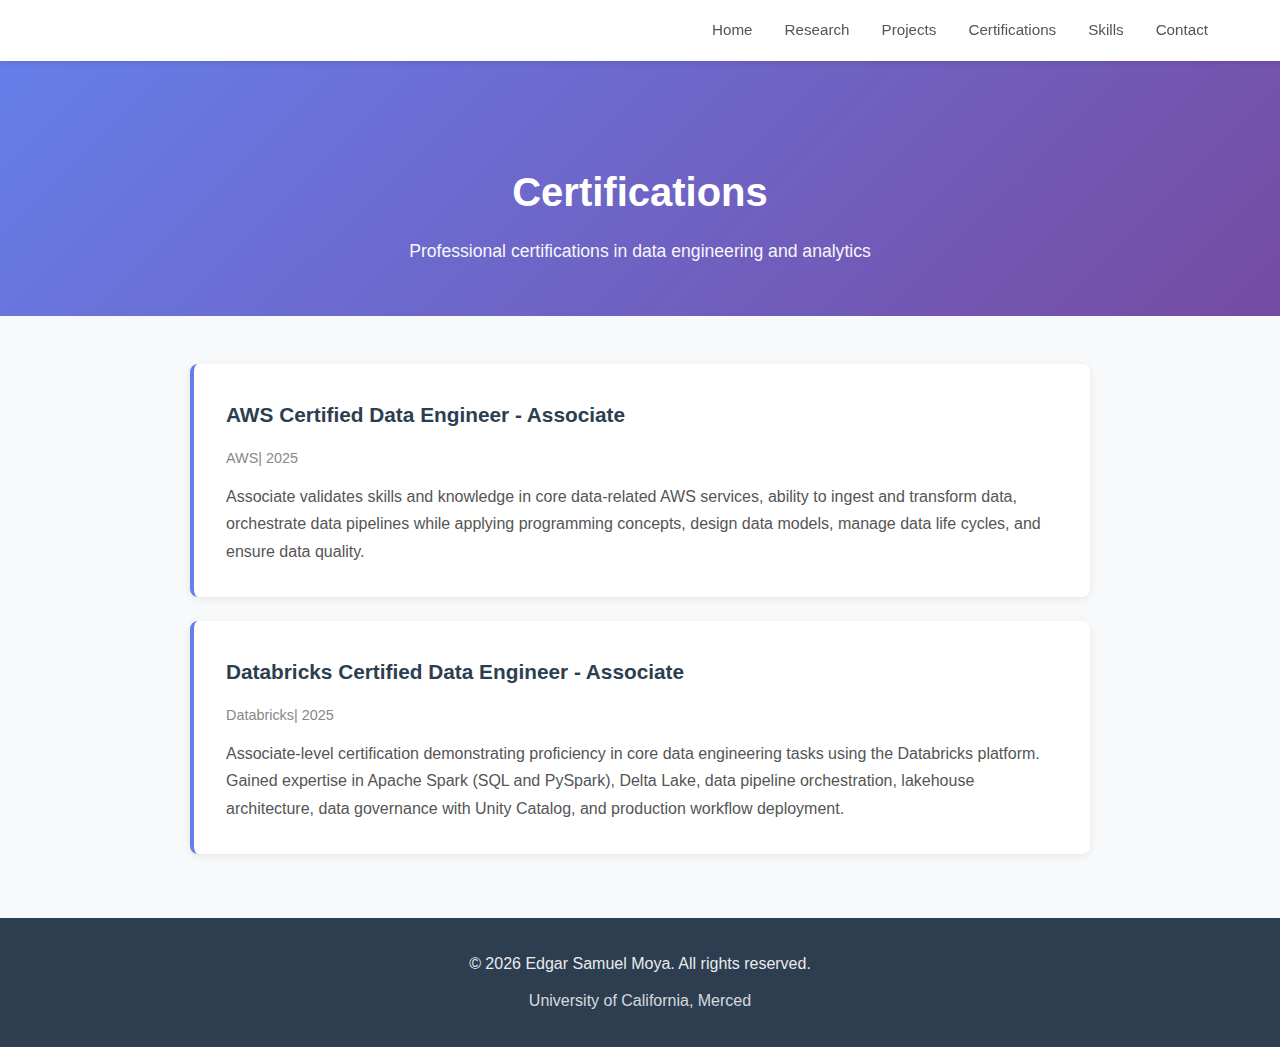
<file: certifications.html>
<!-- ==================== certifications.html ==================== -->
<!DOCTYPE html>
<html lang="en">
<head>
    <meta charset="UTF-8">
    <meta name="viewport" content="width=device-width, initial-scale=1.0">
    <title>Certifications - Edgar Samuel Moya</title>
    <link rel="stylesheet" href="styles.css">
</head>
<body>
    <!-- Navigation -->
    <nav>
        <div class="container">
            <div class="logo"></div>
            <button class="mobile-menu-btn" onclick="toggleMenu()">☰</button>
            <ul id="nav-menu">
                <li><a href="index.html">Home</a></li>
                <li><a href="research.html">Research</a></li>
                <li><a href="projects.html">Projects</a></li>
                <li><a href="certifications.html">Certifications</a></li>  
                <li><a href="skills.html">Skills</a></li>
                <li><a href="contact.html">Contact</a></li>
            </ul>
        </div>
    </nav>

    <!-- Page Header -->
    <div class="page-header">
        <h1>Certifications</h1>
        <p>Professional certifications in data engineering and analytics</p>
    </div>

    <!-- Certifications Content -->
    <section class="content-section">
        <div class="presentation-list">
        
            <div class="item-card">
                <h3>AWS Certified Data Engineer - Associate</h3>
                <p class="meta"> AWS| 2025 </p>
                <p>
                    Associate validates skills and knowledge in core data-related AWS services, ability to ingest and transform data, orchestrate data pipelines while applying programming concepts, design data models, manage data life cycles, and ensure data quality.
                </p>
            </div>
            
            <div class="item-card">
                <h3>Databricks Certified Data Engineer - Associate</h3>
                <p class="meta">Databricks| 2025</p>
                <p>
                Associate-level certification demonstrating proficiency in core data engineering tasks using the Databricks platform. Gained expertise in Apache Spark (SQL and PySpark), Delta Lake, data pipeline orchestration, lakehouse architecture, data governance with Unity Catalog, and production workflow deployment.
                </p>
            </div>


        </div>
    </section>

    <!-- Footer -->
    <footer>
        <p>© 2026 Edgar Samuel Moya. All rights reserved.</p>
        <p style="margin-top: 0.5rem; opacity: 0.8;">University of California, Merced</p>
    </footer>

    <script src="script.js"></script>
</body>
</html>
</file>
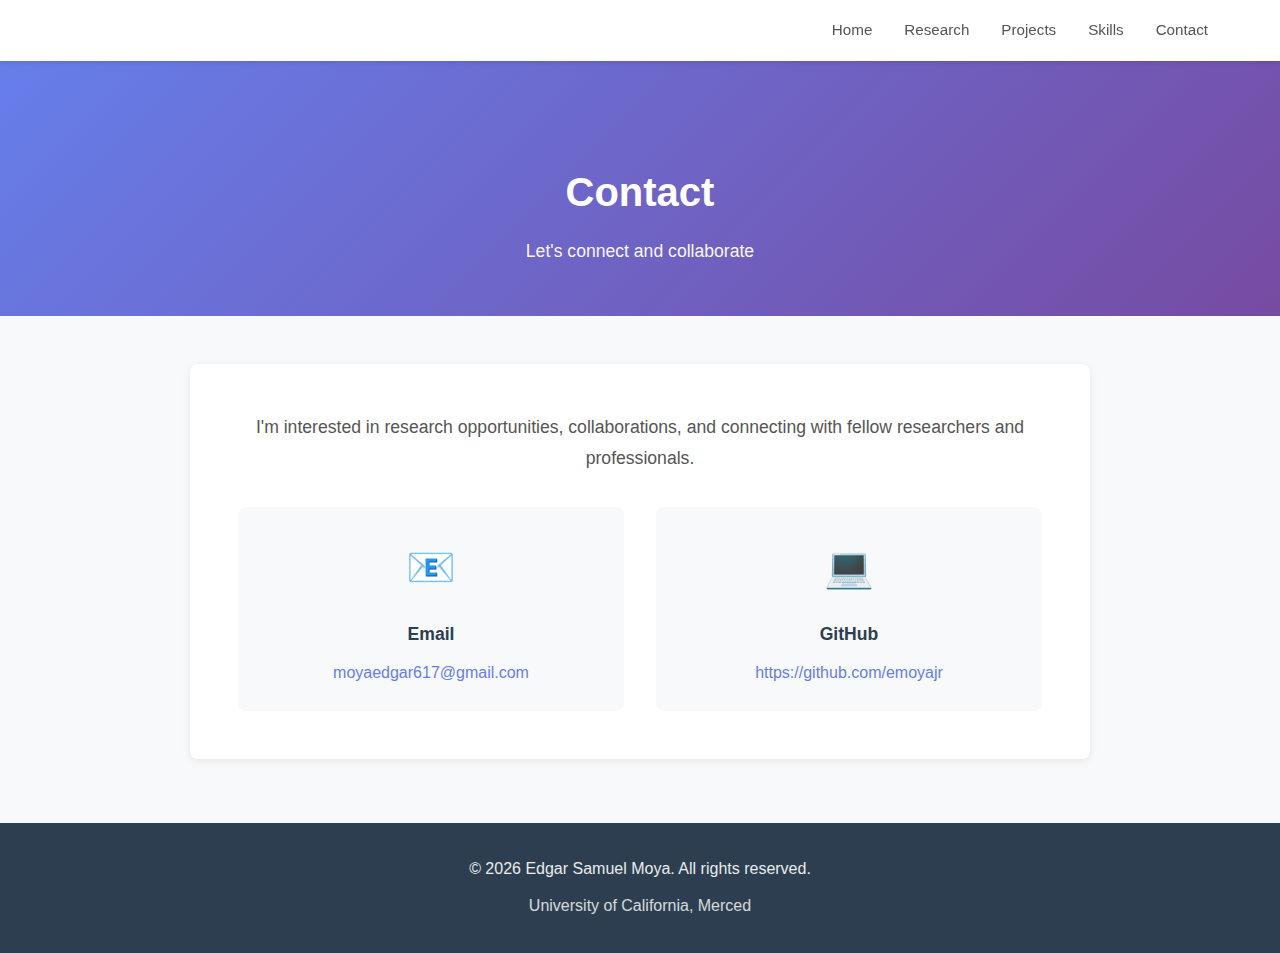
<file: contact.html>
<!-- ==================== contact.html ==================== -->
<!DOCTYPE html>
<html lang="en">
<head>
    <meta charset="UTF-8">
    <meta name="viewport" content="width=device-width, initial-scale=1.0">
    <title></title>
    <link rel="stylesheet" href="styles.css">
</head>
<body>
    <!-- Navigation -->
    <nav>
        <div class="container">
            <div class="logo"></div>
            <button class="mobile-menu-btn" onclick="toggleMenu()">☰</button>
            <ul id="nav-menu">
                <li><a href="index.html">Home</a></li>
                <li><a href="research.html">Research</a></li>
                <li><a href="projects.html">Projects</a></li>
              <!-- <li><a href="presentations.html">Presentations</a></li>  -->
                <li><a href="skills.html">Skills</a></li>
                <li><a href="contact.html">Contact</a></li>
            </ul>
        </div>
    </nav>

    <!-- Page Header -->
    <div class="page-header">
        <h1>Contact</h1>
        <p>Let's connect and collaborate</p>
    </div>

    <!-- Contact Content -->
    <section class="content-section">
        <div class="contact-container">
            <p style="text-align: center; margin-bottom: 2rem; color: #555; font-size: 1.1rem;">
                I'm interested in research opportunities, collaborations, and connecting with fellow researchers and professionals.
            </p>
            <div class="contact-grid">
                <div class="contact-item">
                    <div class="contact-item-icon">📧</div>
                    <h3>Email</h3>
                    <a href="mailto:your.email@example.com">moyaedgar617@gmail.com</a>
                </div>
                <!--<div class="contact-item">
                    <div class="contact-item-icon">💼</div>
                    <h3>LinkedIn</h3>
                    <a href="https://linkedin.com/in/yourprofile" target="_blank">linkedin.com/in/yourprofile</a>
                </div> -->
                <div class="contact-item">
                    <div class="contact-item-icon">💻</div>
                    <h3>GitHub</h3>
                    <a href="https://github.com/yourusername" target="_blank">https://github.com/emoyajr</a>
                </div>
            </div>
        </div>
    </section>

    <!-- Footer -->
    <footer>
        <p>© 2026 Edgar Samuel Moya. All rights reserved.</p>
        <p style="margin-top: 0.5rem; opacity: 0.8;">University of California, Merced</p>
    </footer>

    <script src="script.js"></script>
</body>
</html>
</file>
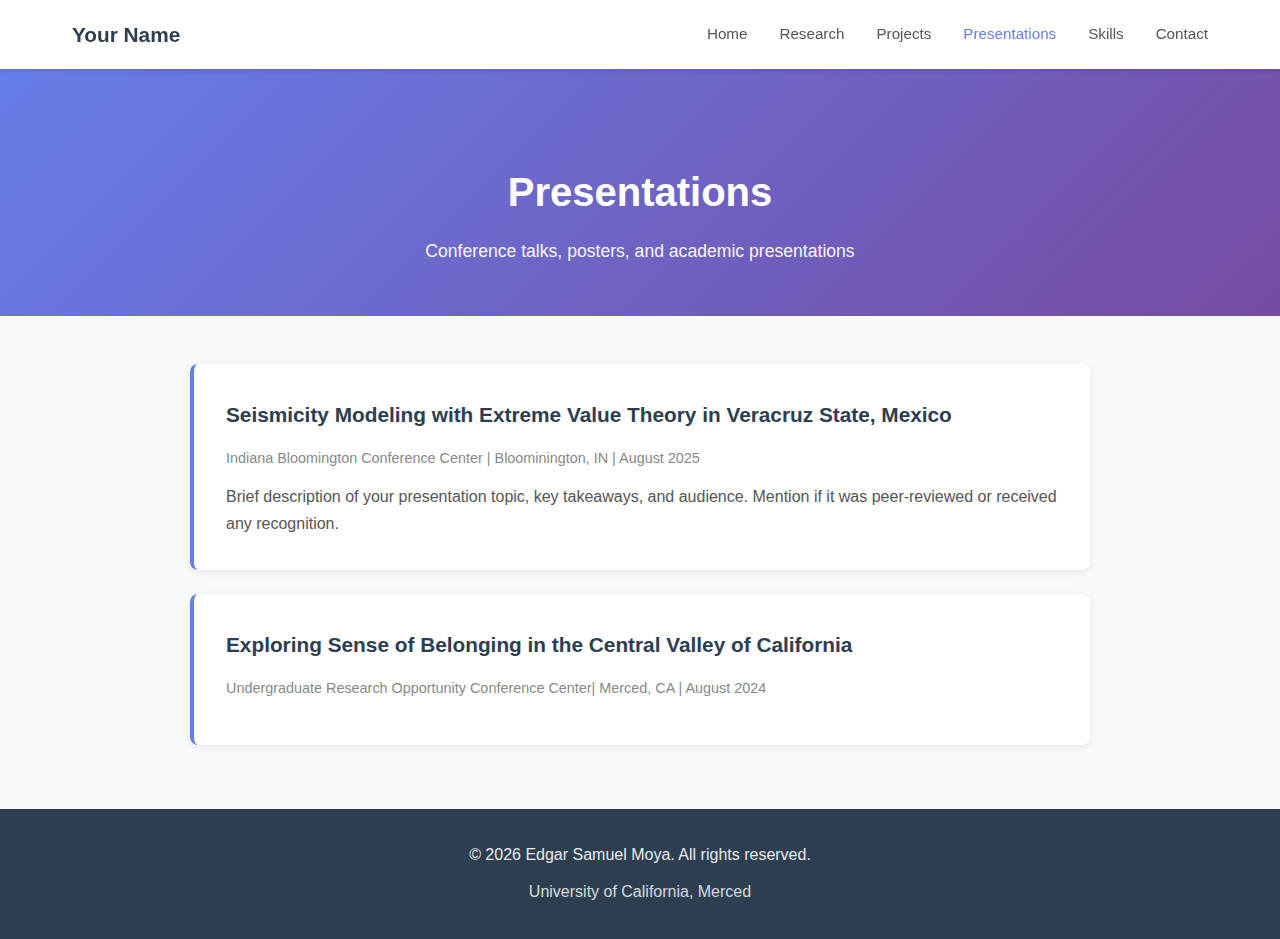
<file: presentations.html>
<!-- ==================== presentations.html ==================== -->
<!DOCTYPE html>
<html lang="en">
<head>
    <meta charset="UTF-8">
    <meta name="viewport" content="width=device-width, initial-scale=1.0">
    <title>Presentations - Your Name</title>
    <link rel="stylesheet" href="styles.css">
</head>
<body>
    <!-- Navigation -->
    <nav>
        <div class="container">
            <div class="logo">Your Name</div>
            <button class="mobile-menu-btn" onclick="toggleMenu()">☰</button>
            <ul id="nav-menu">
                <li><a href="index.html">Home</a></li>
                <li><a href="research.html">Research</a></li>
                <li><a href="projects.html">Projects</a></li>
                <li><a href="presentations.html" class="active">Presentations</a></li>
                <li><a href="skills.html">Skills</a></li>
                <li><a href="contact.html">Contact</a></li>
            </ul>
        </div>
    </nav>

    <!-- Page Header -->
    <div class="page-header">
        <h1>Presentations</h1>
        <p>Conference talks, posters, and academic presentations</p>
    </div>

    <!-- Presentations Content -->
    <section class="content-section">
        <div class="presentation-list">
            <div class="item-card">
                <h3>Seismicity Modeling with Extreme Value Theory in Veracruz State, Mexico </h3>
                <p class="meta">Indiana Bloomington Conference Center | Bloominington, IN | August 2025</p>
                <p>
                    Brief description of your presentation topic, key takeaways, and audience. 
                    Mention if it was peer-reviewed or received any recognition.
                </p>
            </div>
            <div class="item-card">
                <h3>Exploring Sense of Belonging in the Central Valley of California </h3>
                <p class="meta">Undergraduate Research Opportunity Conference Center| Merced, CA | August 2024</p>
                <p>
                    
                </p>
            </div>
        </div>
    </section>

    <!-- Footer -->
    <footer>
        <p>© 2026 Edgar Samuel Moya. All rights reserved.</p>
        <p style="margin-top: 0.5rem; opacity: 0.8;">University of California, Merced</p>
    </footer>

    <script src="script.js"></script>
</body>
</html>
</file>
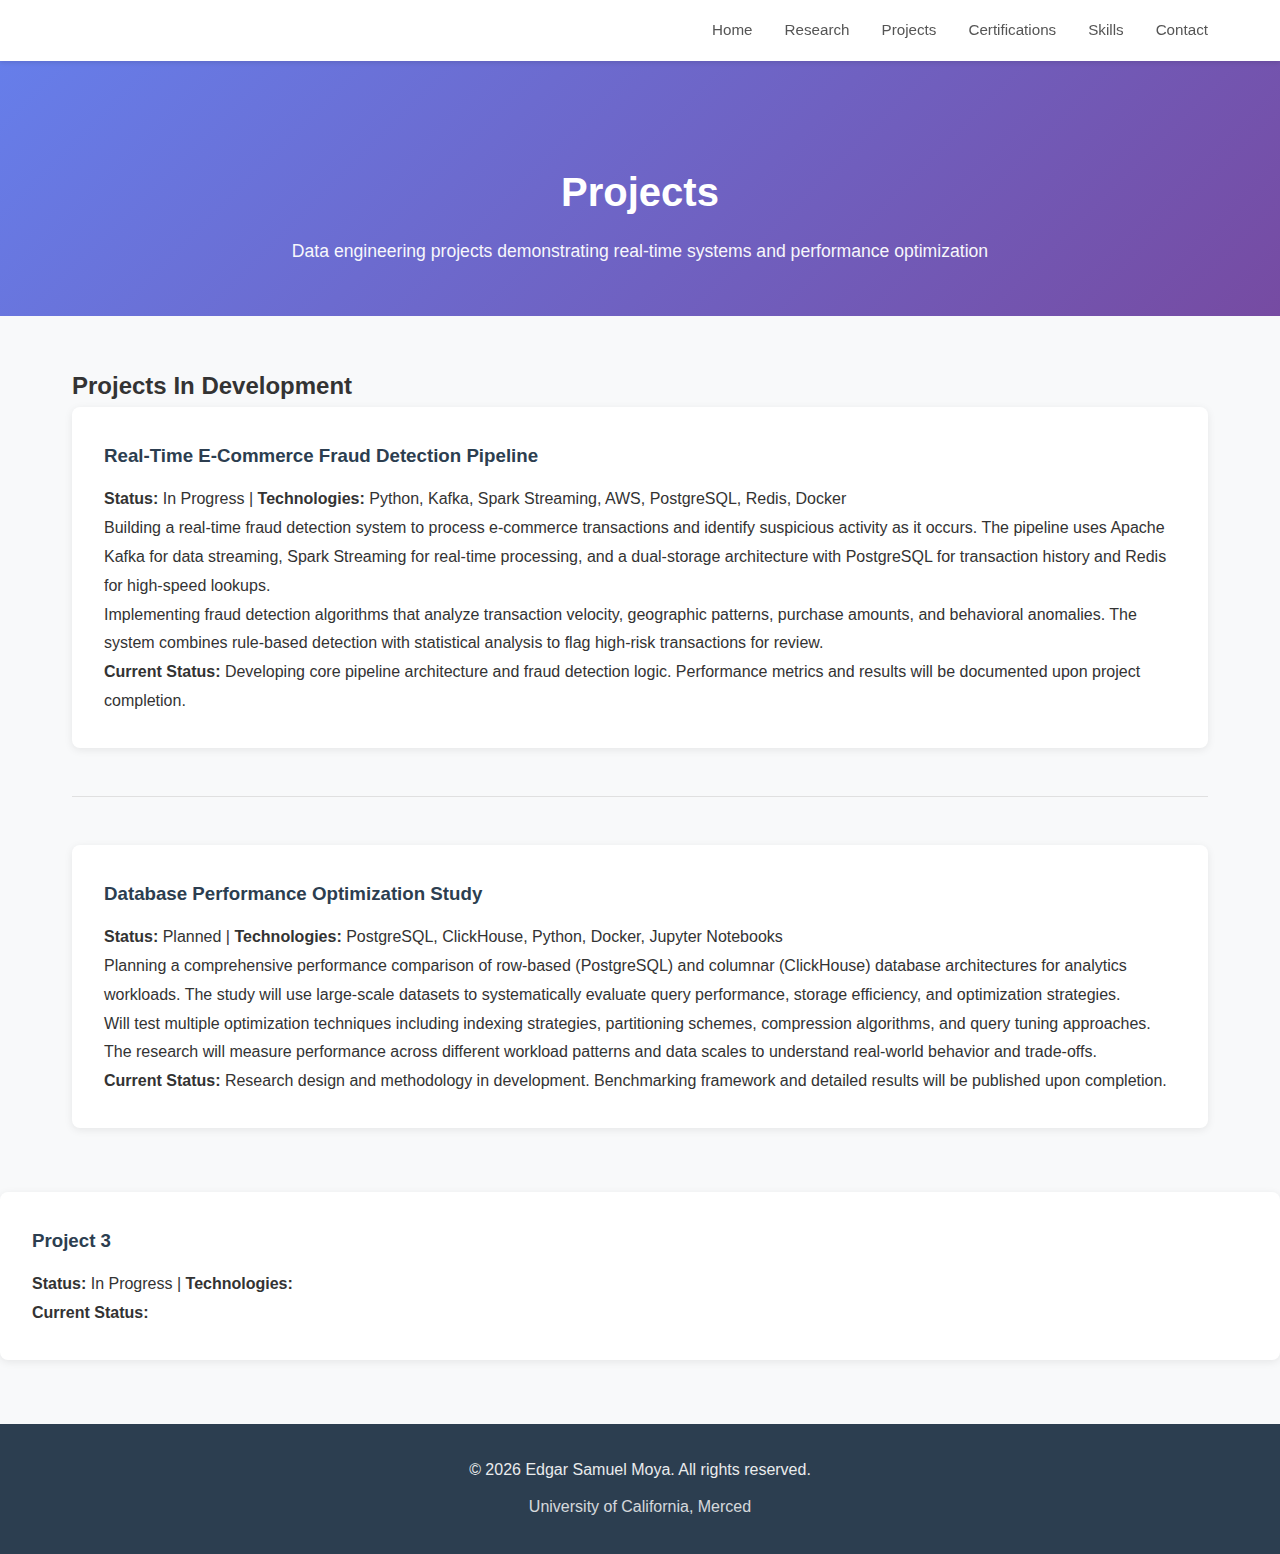
<file: projects.html>
<!DOCTYPE html>
<html lang="en">
<head>
    <meta charset="UTF-8">
    <meta name="viewport" content="width=device-width, initial-scale=1.0">
    <title>Projects - Edgar Samuel Moya</title>
    <link rel="stylesheet" href="styles.css">
</head>
<body>
    <!-- Navigation -->
    <nav>
        <div class="container">
            <div class="logo"></div>
            <button class="mobile-menu-btn" onclick="toggleMenu()">☰</button>
            <ul id="nav-menu">
                <li><a href="index.html">Home</a></li>
                <li><a href="research.html">Research</a></li>
                <li><a href="projects.html">Projects</a></li>
                <li><a href="certifications.html">Certifications</a></li>  
                <li><a href="skills.html">Skills</a></li>
                <li><a href="contact.html">Contact</a></li>
            </ul>
        </div>
    </nav>

    <!-- Page Header -->
    <div class="page-header">
        <h1>Projects</h1>
        <p>Data engineering projects demonstrating real-time systems and performance optimization</p>
    </div>

    <!-- Projects Content -->
    <section class="content-section">
        <h2>Projects In Development</h2>

        <!-- Project 1: Real-Time Fraud Detection -->
        <div class="project-card">
            <h3>Real-Time E-Commerce Fraud Detection Pipeline</h3>
            <p class="project-meta">
                <strong>Status:</strong> In Progress | 
                <strong>Technologies:</strong> Python, Kafka, Spark Streaming, AWS, PostgreSQL, Redis, Docker
            </p>
            
            <p>Building a real-time fraud detection system to process e-commerce transactions and identify suspicious activity as it occurs. The pipeline uses Apache Kafka for data streaming, Spark Streaming for real-time processing, and a dual-storage architecture with PostgreSQL for transaction history and Redis for high-speed lookups.</p>
            
            <p>Implementing fraud detection algorithms that analyze transaction velocity, geographic patterns, purchase amounts, and behavioral anomalies. The system combines rule-based detection with statistical analysis to flag high-risk transactions for review.</p>
            
            <p><strong>Current Status:</strong> Developing core pipeline architecture and fraud detection logic. Performance metrics and results will be documented upon project completion.</p>
        </div>

        <hr style="margin: 3rem 0; border: none; border-top: 1px solid #e0e0e0;">

        <!-- Project 2: Database Optimization Study -->
        <div class="project-card">
            <h3>Database Performance Optimization Study</h3>
            <p class="project-meta">
                <strong>Status:</strong> Planned | 
                <strong>Technologies:</strong> PostgreSQL, ClickHouse, Python, Docker, Jupyter Notebooks
            </p>
            
            <p>Planning a comprehensive performance comparison of row-based (PostgreSQL) and columnar (ClickHouse) database architectures for analytics workloads. The study will use large-scale datasets to systematically evaluate query performance, storage efficiency, and optimization strategies.</p>
            
            <p>Will test multiple optimization techniques including indexing strategies, partitioning schemes, compression algorithms, and query tuning approaches. The research will measure performance across different workload patterns and data scales to understand real-world behavior and trade-offs.</p>
            
            <p><strong>Current Status:</strong> Research design and methodology in development. Benchmarking framework and detailed results will be published upon completion.</p>
        </div>

    </section>
    <!-- Project 3: -->
        <div class="project-card">
            <h3>Project 3</h3>
            <p class="project-meta">
                <strong>Status:</strong> In Progress | 
                <strong>Technologies:</strong> 
            </p>
            
            <p> </p>
            
            <p> </p>
            
            <p><strong>Current Status:</strong></p>
        </div>

    <!-- Footer -->
    <footer>
        <p>© 2026 Edgar Samuel Moya. All rights reserved.</p>
        <p style="margin-top: 0.5rem; opacity: 0.8;">University of California, Merced</p>
    </footer>

    <script src="script.js"></script>
</body>
</html>
</file>
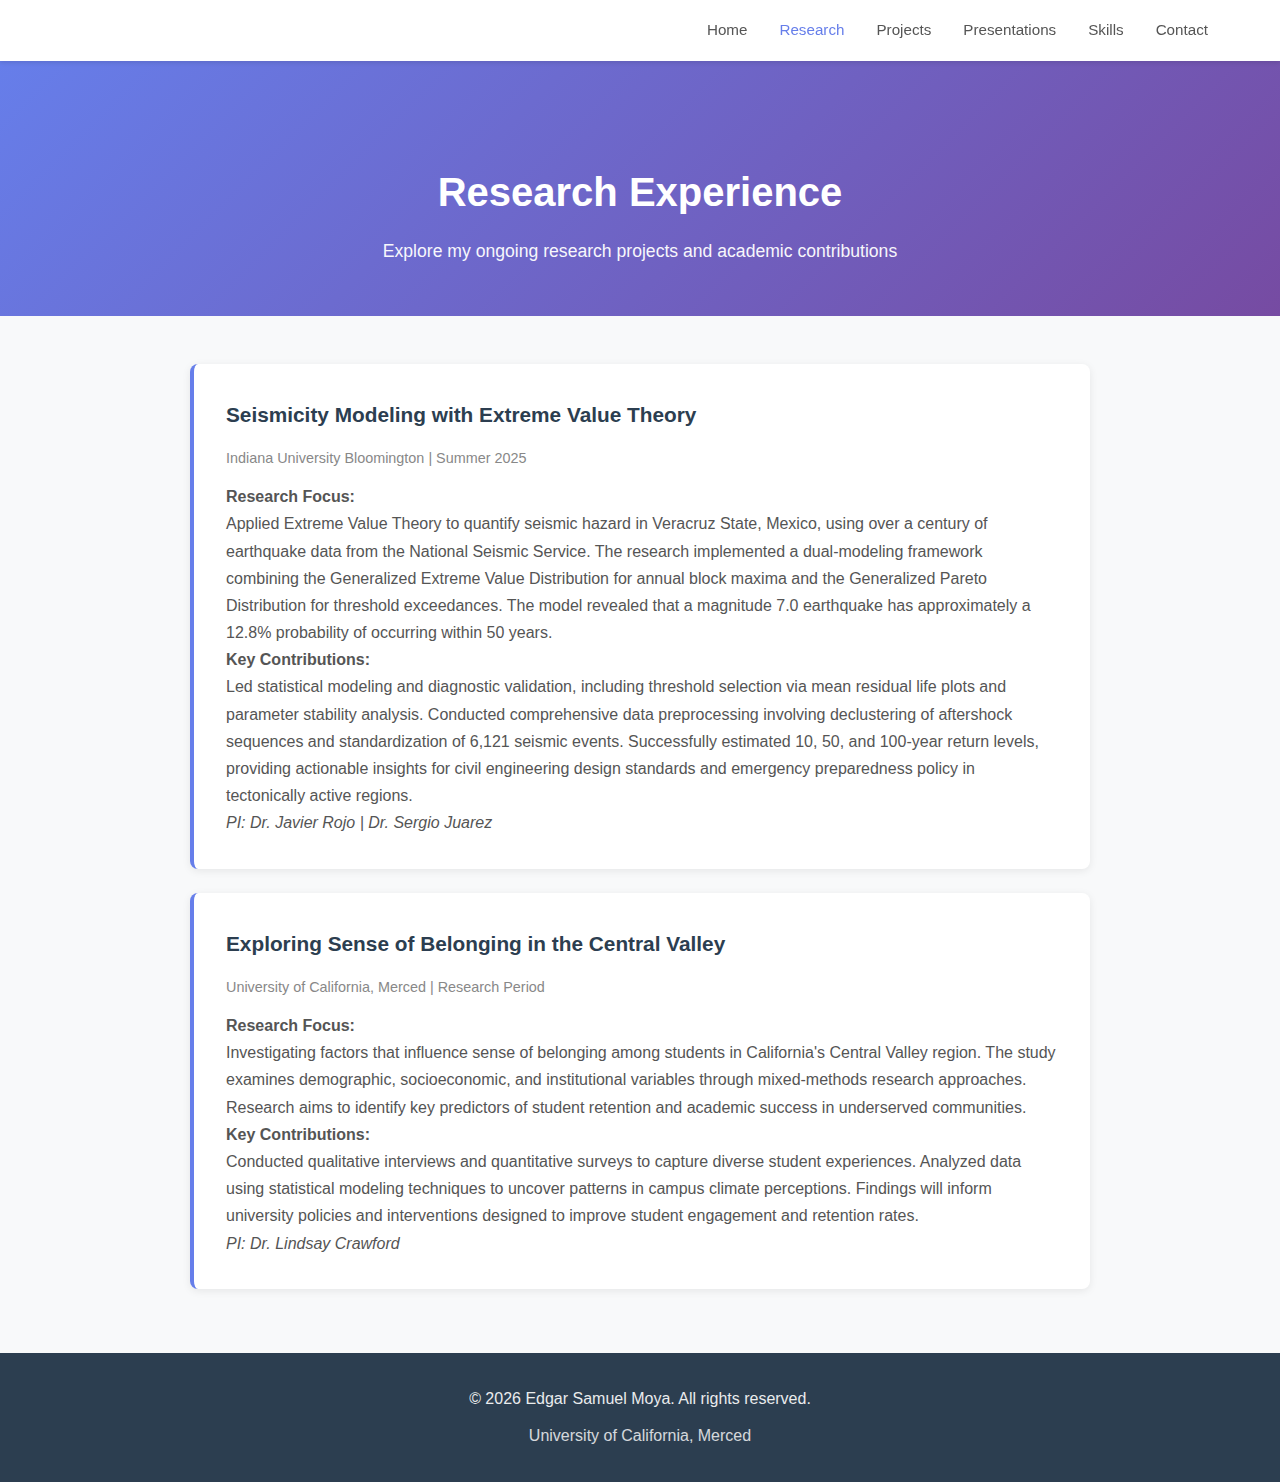
<file: research.html>
<!-- ==================== research.html ==================== -->
<!DOCTYPE html>
<html lang="en">
<head>
    <meta charset="UTF-8">
    <meta name="viewport" content="width=device-width, initial-scale=1.0">
    <title>Research - Edgar Samuel Moya</title>
    <link rel="stylesheet" href="styles.css">
</head>
<body>
    <!-- Navigation -->
    <nav>
        <div class="container">
            <div class="logo"></div>
            <button class="mobile-menu-btn" onclick="toggleMenu()">☰</button>
            <ul id="nav-menu">
                <li><a href="index.html">Home</a></li>
                <li><a href="research.html" class="active">Research</a></li>
                <li><a href="projects.html">Projects</a></li>
                <li><a href="presentations.html">Presentations</a></li>
                <li><a href="skills.html">Skills</a></li>
                <li><a href="contact.html">Contact</a></li>
            </ul>
        </div>
    </nav>

    <!-- Page Header -->
    <div class="page-header">
        <h1>Research Experience</h1>
        <p>Explore my ongoing research projects and academic contributions</p>
    </div>

    <!-- Research Content -->
    <section class="content-section">
        <div class="research-list">
            <div class="item-card">
                <h3>Seismicity Modeling with Extreme Value Theory</h3>
                <p class="meta">Indiana University Bloomington | Summer 2025</p>
                
                <p><strong>Research Focus:</strong></p>
                <p>
                    Applied Extreme Value Theory to quantify seismic hazard in Veracruz State, Mexico, using over a century of earthquake data from the National Seismic Service. 
                    The research implemented a dual-modeling framework combining the Generalized Extreme Value Distribution for annual block maxima and the Generalized Pareto Distribution for threshold exceedances.
                    The model revealed that a magnitude 7.0 earthquake has approximately a 12.8% probability of occurring within 50 years.
                </p>
                
                <p><strong>Key Contributions:</strong></p>
                <p>
                    Led statistical modeling and diagnostic validation, including threshold selection via mean residual life plots and parameter stability analysis. 
                    Conducted comprehensive data preprocessing involving declustering of aftershock sequences and standardization of 6,121 seismic events. 
                    Successfully estimated 10, 50, and 100-year return levels, providing actionable insights for civil engineering design standards and emergency preparedness policy in tectonically active regions.
                </p>
                
                <p class="recognition">
                    <em>PI: Dr. Javier Rojo | Dr. Sergio Juarez</em>
                </p>
            </div>
            

            <div class="item-card">
                <h3>Exploring Sense of Belonging in the Central Valley</h3>
                <p class="meta">University of California, Merced | Research Period</p>
                
                <p><strong>Research Focus:</strong></p>
                <p>
                    Investigating factors that influence sense of belonging among students in California's Central Valley region. 
                    The study examines demographic, socioeconomic, and institutional variables through mixed-methods research approaches. 
                    Research aims to identify key predictors of student retention and academic success in underserved communities.
                </p>
                
                <p><strong>Key Contributions:</strong></p>
                <p>
                    Conducted qualitative interviews and quantitative surveys to capture diverse student experiences. 
                    Analyzed data using statistical modeling techniques to uncover patterns in campus climate perceptions. 
                    Findings will inform university policies and interventions designed to improve student engagement and retention rates.
                </p>
                
                <p class="recognition">
                    <em>PI: Dr. Lindsay Crawford</em>
                </p>
            </div>
        </div>
    </section>

    <!-- Footer -->
    <footer>
        <p>© 2026 Edgar Samuel Moya. All rights reserved.</p>
        <p style="margin-top: 0.5rem; opacity: 0.8;">University of California, Merced</p>
    </footer>

    <script src="script.js"></script>
</body>
</html>
</file>
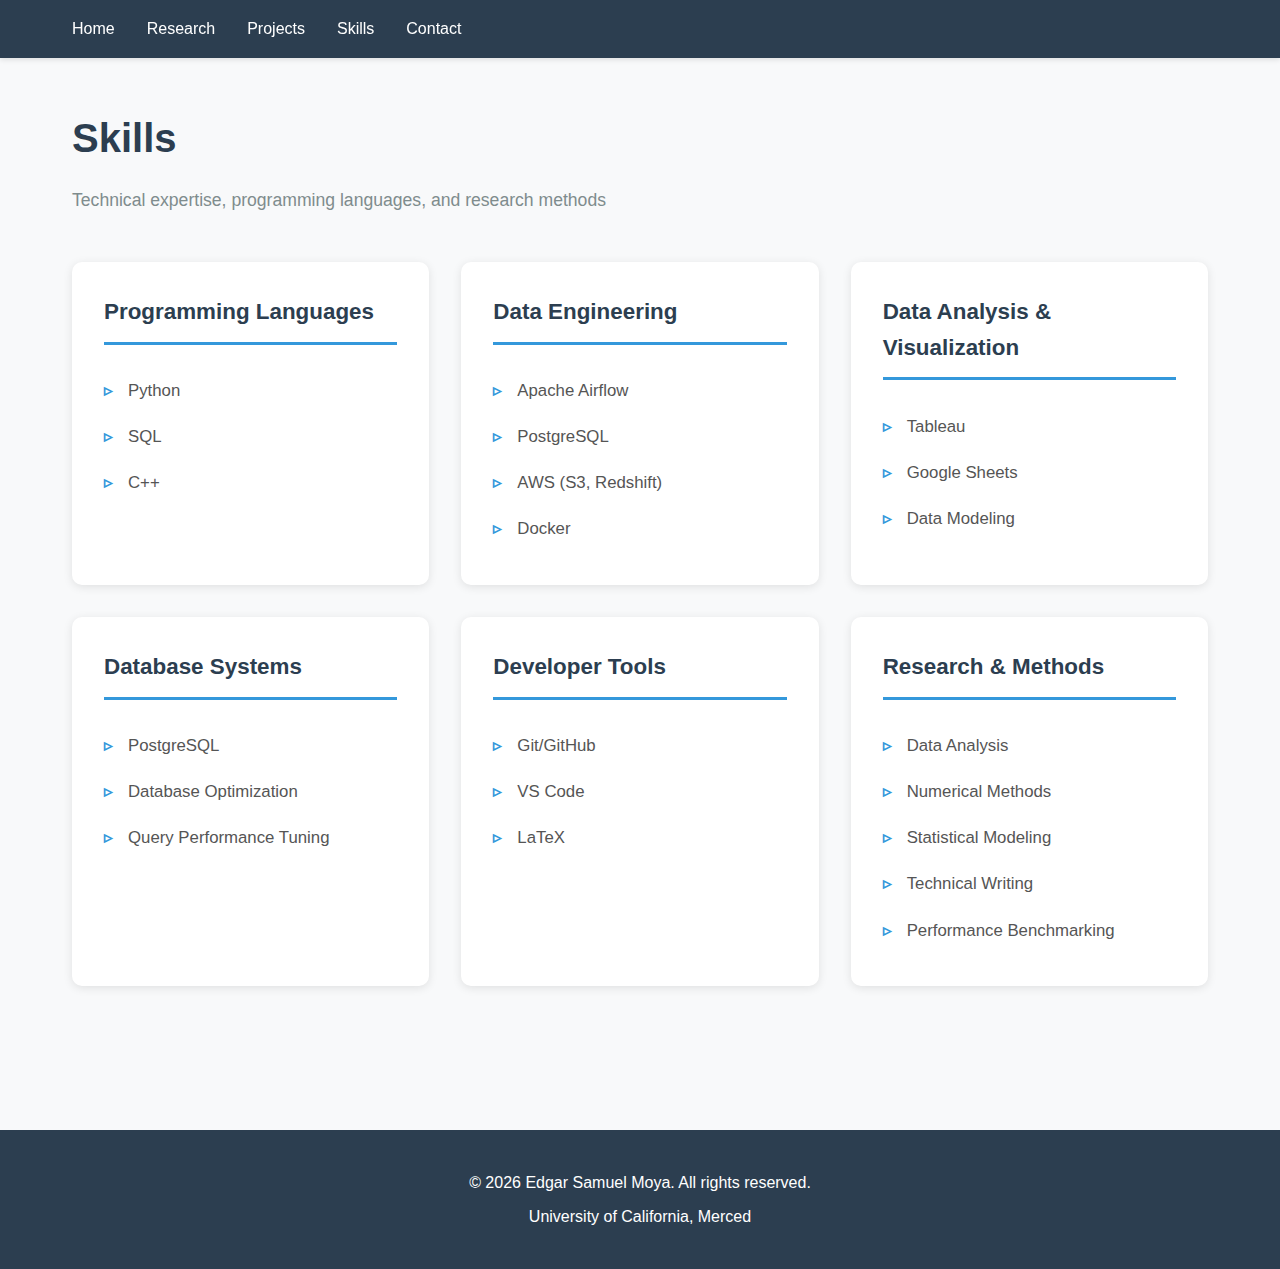
<file: skills.html>
<!DOCTYPE html>
<html lang="en">
<head>
    <meta charset="UTF-8">
    <meta name="viewport" content="width=device-width, initial-scale=1.0">
    <title>Skills - Edgar Samuel Moya</title>
    <style>
        * {
            margin: 0;
            padding: 0;
            box-sizing: border-box;
        }

        body {
            font-family: -apple-system, BlinkMacSystemFont, 'Segoe UI', Roboto, Oxygen, Ubuntu, Cantarell, sans-serif;
            line-height: 1.6;
            color: #333;
            background-color: #f8f9fa;
        }

        header {
            background-color: #2c3e50;
            color: white;
            padding: 1rem 0;
            position: sticky;
            top: 0;
            z-index: 100;
            box-shadow: 0 2px 5px rgba(0,0,0,0.1);
        }

        nav {
            max-width: 1200px;
            margin: 0 auto;
            padding: 0 2rem;
            display: flex;
            justify-content: space-between;
            align-items: center;
        }

        .menu-toggle {
            display: none;
            background: none;
            border: none;
            color: white;
            font-size: 1.5rem;
            cursor: pointer;
        }

        nav ul {
            list-style: none;
            display: flex;
            gap: 2rem;
        }

        nav a {
            color: white;
            text-decoration: none;
            transition: color 0.3s;
        }

        nav a:hover {
            color: #3498db;
        }

        main {
            max-width: 1200px;
            margin: 0 auto;
            padding: 3rem 2rem;
        }

        h1 {
            color: #2c3e50;
            font-size: 2.5rem;
            margin-bottom: 1rem;
        }

        .subtitle {
            color: #7f8c8d;
            font-size: 1.1rem;
            margin-bottom: 3rem;
        }

        .skills-grid {
            display: grid;
            grid-template-columns: repeat(auto-fit, minmax(300px, 1fr));
            gap: 2rem;
            margin-bottom: 2rem;
        }

        .skill-category {
            background: white;
            padding: 2rem;
            border-radius: 10px;
            box-shadow: 0 2px 10px rgba(0,0,0,0.1);
            transition: transform 0.3s, box-shadow 0.3s;
        }

        .skill-category:hover {
            transform: translateY(-5px);
            box-shadow: 0 5px 20px rgba(0,0,0,0.15);
        }

        .skill-category h3 {
            color: #2c3e50;
            font-size: 1.4rem;
            margin-bottom: 1.5rem;
            padding-bottom: 0.75rem;
            border-bottom: 3px solid #3498db;
        }

        .skill-category ul {
            list-style: none;
        }

        .skill-category li {
            padding: 0.6rem 0;
            color: #555;
            font-size: 1.05rem;
            position: relative;
            padding-left: 1.5rem;
        }

        .skill-category li:before {
            content: "▹";
            position: absolute;
            left: 0;
            color: #3498db;
            font-weight: bold;
        }

        footer {
            background-color: #2c3e50;
            color: white;
            text-align: center;
            padding: 2rem;
            margin-top: 4rem;
        }

        footer p {
            margin: 0.5rem 0;
        }

        @media (max-width: 768px) {
            .menu-toggle {
                display: block;
            }

            nav ul {
                display: none;
                flex-direction: column;
                position: absolute;
                top: 100%;
                left: 0;
                right: 0;
                background-color: #2c3e50;
                padding: 1rem 2rem;
            }

            nav ul.active {
                display: flex;
            }

            h1 {
                font-size: 2rem;
            }

            .skills-grid {
                grid-template-columns: 1fr;
            }
        }
    </style>
</head>
<body>
    <header>
        <nav>
            <button class="menu-toggle" aria-label="Toggle menu">☰</button>
            <ul id="nav-menu">
                <li><a href="index.html">Home</a></li>
                <li><a href="research.html">Research</a></li>
                <li><a href="projects.html">Projects</a></li>
                <li><a href="skills.html">Skills</a></li>
                <li><a href="contact.html">Contact</a></li>
            </ul>
        </nav>
    </header>

    <main>
        <h1>Skills</h1>
        <p class="subtitle">Technical expertise, programming languages, and research methods</p>

        <div class="skills-grid">
            <div class="skill-category">
                <h3>Programming Languages</h3>
                <ul>
                    <li>Python</li>
                    <li>SQL</li>
                    <li>C++</li>
                </ul>
            </div>

            <div class="skill-category">
                <h3>Data Engineering</h3>
                <ul>
                    <li>Apache Airflow</li>
                    <li>PostgreSQL</li>
                    <li>AWS (S3, Redshift)</li>
                    <li>Docker</li>
                </ul>
            </div>

            <div class="skill-category">
                <h3>Data Analysis & Visualization</h3>
                <ul>
                    <li>Tableau</li>
                    <li>Google Sheets</li>
                    <li>Data Modeling</li>
                </ul>
            </div>

            <!--<div class="skill-category">
                <h3>Machine Learning & AI</h3>
                <ul>
                    <li>Neural Networks</li>
                    <li>Deep Learning</li>
                    <li>Statistical Modeling</li>
                </ul>
            </div>-->

            <div class="skill-category">
                <h3>Database Systems</h3>
                <ul>
                    <li>PostgreSQL</li>
                    <li>Database Optimization</li>
                    <li>Query Performance Tuning</li>
                </ul>
            </div>

            <div class="skill-category">
                <h3>Developer Tools</h3>
                <ul>
                    <li>Git/GitHub</li>
                    <li>VS Code</li>
                    <li>LaTeX</li>
                </ul>
            </div>

            <div class="skill-category">
                <h3>Research & Methods</h3>
                <ul>
                    <li>Data Analysis</li>
                    <li>Numerical Methods</li>
                    <li>Statistical Modeling</li>
                    <li>Technical Writing</li>
                    <li>Performance Benchmarking</li>
                </ul>
            </div>
        </div>
    </main>

    <footer>
        <p>&copy; 2026 Edgar Samuel Moya. All rights reserved.</p>
        <p>University of California, Merced</p>
    </footer>

    <script>
        document.querySelector('.menu-toggle').addEventListener('click', function() {
            document.getElementById('nav-menu').classList.toggle('active');
        });
    </script>
</body>
</html>
</file>
<file: styles.css>
* {
    margin: 0;
    padding: 0;
    box-sizing: border-box;
}

body {
    font-family: 'Segoe UI', Tahoma, Geneva, Verdana, sans-serif;
    line-height: 1.8;
    color: #333;
    background: #f8f9fa;
}

/* Navigation */
nav {
    background: white;
    box-shadow: 0 2px 4px rgba(0,0,0,0.1);
    padding: 1rem 0;
    position: fixed;
    width: 100%;
    top: 0;
    z-index: 1000;
}

nav .container {
    max-width: 1200px;
    margin: 0 auto;
    padding: 0 2rem;
    display: flex;
    justify-content: space-between;
    align-items: center;
}

nav .logo {
    font-size: 1.3rem;
    font-weight: 600;
    color: #2c3e50;
}

nav ul {
    display: flex;
    list-style: none;
    gap: 2rem;
}

nav a {
    color: #555;
    text-decoration: none;
    transition: color 0.3s;
    font-size: 0.95rem;
}

nav a:hover,
nav a.active {
    color: #667eea;
}

/* Hero Section */
.hero {
    background: linear-gradient(135deg, #667eea 0%, #764ba2 100%);
    color: white;
    padding: 8rem 2rem 4rem;
    text-align: center;
    margin-top: 60px;
}

.hero h1 {
    font-size: 3rem;
    margin-bottom: 0.5rem;
    color: white;
}

.hero .subtitle {
    font-size: 1.3rem;
    opacity: 0.95;
    margin-bottom: 2rem;
}

.hero .cta-button {
    display: inline-block;
    background: white;
    color: #667eea;
    padding: 0.9rem 2rem;
    text-decoration: none;
    border-radius: 5px;
    font-weight: 600;
    transition: transform 0.3s, box-shadow 0.3s;
}

.hero .cta-button:hover {
    transform: translateY(-2px);
    box-shadow: 0 5px 15px rgba(0,0,0,0.2);
}

/* Page Header (for other pages) */
.page-header {
    background: linear-gradient(135deg, #667eea 0%, #764ba2 100%);
    color: white;
    padding: 6rem 2rem 3rem;
    text-align: center;
    margin-top: 60px;
}

.page-header h1 {
    font-size: 2.5rem;
    margin-bottom: 0.5rem;
    color: white;
}

.page-header p {
    font-size: 1.1rem;
    opacity: 0.95;
}

/* Introduction Section */
.intro-section {
    max-width: 900px;
    margin: 3rem auto;
    padding: 0 2rem;
    background: white;
    border-radius: 8px;
    padding: 3rem;
    box-shadow: 0 2px 8px rgba(0,0,0,0.08);
}

.intro-section h2 {
    color: #2c3e50;
    font-size: 1.8rem;
    margin-bottom: 1rem;
}

.intro-section p {
    color: #555;
    font-size: 1.05rem;
    line-height: 1.8;
}

.intro-highlights {
    display: grid;
    grid-template-columns: repeat(auto-fit, minmax(200px, 1fr));
    gap: 2rem;
    margin-top: 2rem;
}

.highlight-item h4 {
    color: #667eea;
    margin-bottom: 0.5rem;
}

/* Cards Section */
.cards-section {
    max-width: 1200px;
    margin: 4rem auto;
    padding: 0 2rem;
}

.cards-section h2 {
    text-align: center;
    font-size: 2.2rem;
    margin-bottom: 3rem;
    color: #2c3e50;
}

.cards-grid {
    display: grid;
    grid-template-columns: repeat(auto-fit, minmax(320px, 1fr));
    gap: 2rem;
}

.card {
    background: white;
    border-radius: 8px;
    padding: 2rem;
    box-shadow: 0 2px 8px rgba(0,0,0,0.08);
    transition: transform 0.3s, box-shadow 0.3s;
    text-decoration: none;
    color: inherit;
    display: block;
}

.card:hover {
    transform: translateY(-5px);
    box-shadow: 0 5px 20px rgba(0,0,0,0.12);
}

.card h3 {
    color: #2c3e50;
    font-size: 1.4rem;
    margin-bottom: 1rem;
}

.card p {
    color: #666;
    line-height: 1.6;
}

.card-icon {
    font-size: 2.5rem;
    margin-bottom: 1rem;
}

/* Content Section */
.content-section {
    max-width: 1200px;
    margin: 3rem auto 4rem;
    padding: 0 2rem;
}

/* Research & Presentation Items */
.research-list,
.presentation-list {
    max-width: 900px;
    margin: 0 auto;
}

.item-card {
    background: white;
    padding: 2rem;
    margin-bottom: 1.5rem;
    border-radius: 8px;
    box-shadow: 0 2px 8px rgba(0,0,0,0.08);
    border-left: 4px solid #667eea;
}

.item-card h3 {
    color: #2c3e50;
    margin-bottom: 0.8rem;
    font-size: 1.3rem;
}

.item-card .meta {
    color: #888;
    font-size: 0.9rem;
    margin-bottom: 0.8rem;
}

.item-card p {
    color: #555;
    line-height: 1.7;
}

/* Projects Grid */
.projects-grid {
    display: grid;
    grid-template-columns: repeat(auto-fit, minmax(300px, 1fr));
    gap: 2rem;
}

.project-card {
    background: white;
    border-radius: 8px;
    padding: 2rem;
    box-shadow: 0 2px 8px rgba(0,0,0,0.08);
    transition: transform 0.3s;
}

.project-card:hover {
    transform: translateY(-3px);
    box-shadow: 0 5px 15px rgba(0,0,0,0.12);
}

.project-card h3 {
    color: #2c3e50;
    margin-bottom: 0.8rem;
}

.project-tech {
    color: #667eea;
    font-size: 0.9rem;
    font-weight: 600;
    margin-bottom: 0.8rem;
}

.project-link {
    display: inline-block;
    margin-top: 1rem;
    color: #667eea;
    text-decoration: none;
    font-weight: 600;
}

.project-link:hover {
    text-decoration: underline;
}

/* Skills Grid */
.skills-grid {
    display: grid;
    grid-template-columns: repeat(auto-fit, minmax(280px, 1fr));
    gap: 2rem;
    max-width: 1000px;
    margin: 0 auto;
}

.skill-category {
    background: white;
    padding: 2rem;
    border-radius: 8px;
    box-shadow: 0 2px 8px rgba(0,0,0,0.08);
}

.skill-category h3 {
    color: #2c3e50;
    margin-bottom: 1.5rem;
    font-size: 1.3rem;
}

.skill-item {
    margin-bottom: 1.2rem;
}

.skill-name {
    display: flex;
    justify-content: space-between;
    margin-bottom: 0.5rem;
    color: #555;
    font-size: 0.95rem;
}

.skill-bar {
    background: #e9ecef;
    height: 8px;
    border-radius: 4px;
    overflow: hidden;
}

.skill-progress {
    background: linear-gradient(90deg, #667eea, #764ba2);
    height: 100%;
    border-radius: 4px;
    transition: width 1.5s ease;
}

/* Contact Container */
.contact-container {
    max-width: 900px;
    margin: 0 auto;
    background: white;
    padding: 3rem;
    border-radius: 8px;
    box-shadow: 0 2px 8px rgba(0,0,0,0.08);
}

.contact-grid {
    display: grid;
    grid-template-columns: repeat(auto-fit, minmax(250px, 1fr));
    gap: 2rem;
    margin-top: 2rem;
}

.contact-item {
    text-align: center;
    padding: 1.5rem;
    background: #f8f9fa;
    border-radius: 8px;
}

.contact-item-icon {
    font-size: 2.5rem;
    margin-bottom: 1rem;
}

.contact-item h3 {
    color: #2c3e50;
    margin-bottom: 0.5rem;
    font-size: 1.1rem;
}

.contact-item a {
    color: #667eea;
    text-decoration: none;
}

.contact-item a:hover {
    text-decoration: underline;
}

/* Footer */
footer {
    background: #2c3e50;
    color: white;
    text-align: center;
    padding: 2rem;
    margin-top: 4rem;
}

footer p {
    opacity: 0.9;
}

/* Mobile Menu */
.mobile-menu-btn {
    display: none;
    background: none;
    border: none;
    color: #2c3e50;
    font-size: 1.5rem;
    cursor: pointer;
}
/* Skills List Layout */
.skills-list-container {
    display: grid;
    grid-template-columns: repeat(auto-fit, minmax(280px, 1fr));
    gap: 2.5rem;
    max-width: 1200px;
    margin: 0 auto;
}

.skill-category-list {
    background: white;
    padding: 2rem;
    border-radius: 8px;
    box-shadow: 0 2px 8px rgba(0, 0, 0, 0.1);
}

.skill-category-list h3 {
    color: #2c3e50;
    font-size: 1.3rem;
    margin-bottom: 1.5rem;
    padding-bottom: 0.75rem;
    border-bottom: 2px solid #3498db;
}

.skill-list {
    list-style: none;
    padding: 0;
    margin: 0;
}

.skill-list li {
    padding: 0.75rem 0;
    color: #555;
    font-size: 1rem;
    border-bottom: 1px solid #eee;
    transition: all 0.3s ease;
}

.skill-list li:last-child {
    border-bottom: none;
}

.skill-list li:hover {
    color: #3498db;
    padding-left: 0.5rem;
}

@media (max-width: 768px) {
    nav ul {
        display: none;
        flex-direction: column;
        position: absolute;
        top: 100%;
        left: 0;
        right: 0;
        background: white;
        padding: 1rem;
        box-shadow: 0 5px 10px rgba(0,0,0,0.1);
    }

    nav ul.active {
        display: flex;
    }

    .mobile-menu-btn {
        display: block;
    }

    .hero h1 {
        font-size: 2rem;
    }

    .hero .subtitle {
        font-size: 1.1rem;
    }

    .intro-section {
        padding: 2rem 1.5rem;
    }

    .page-header h1 {
        font-size: 2rem;
    }
}
</file>
